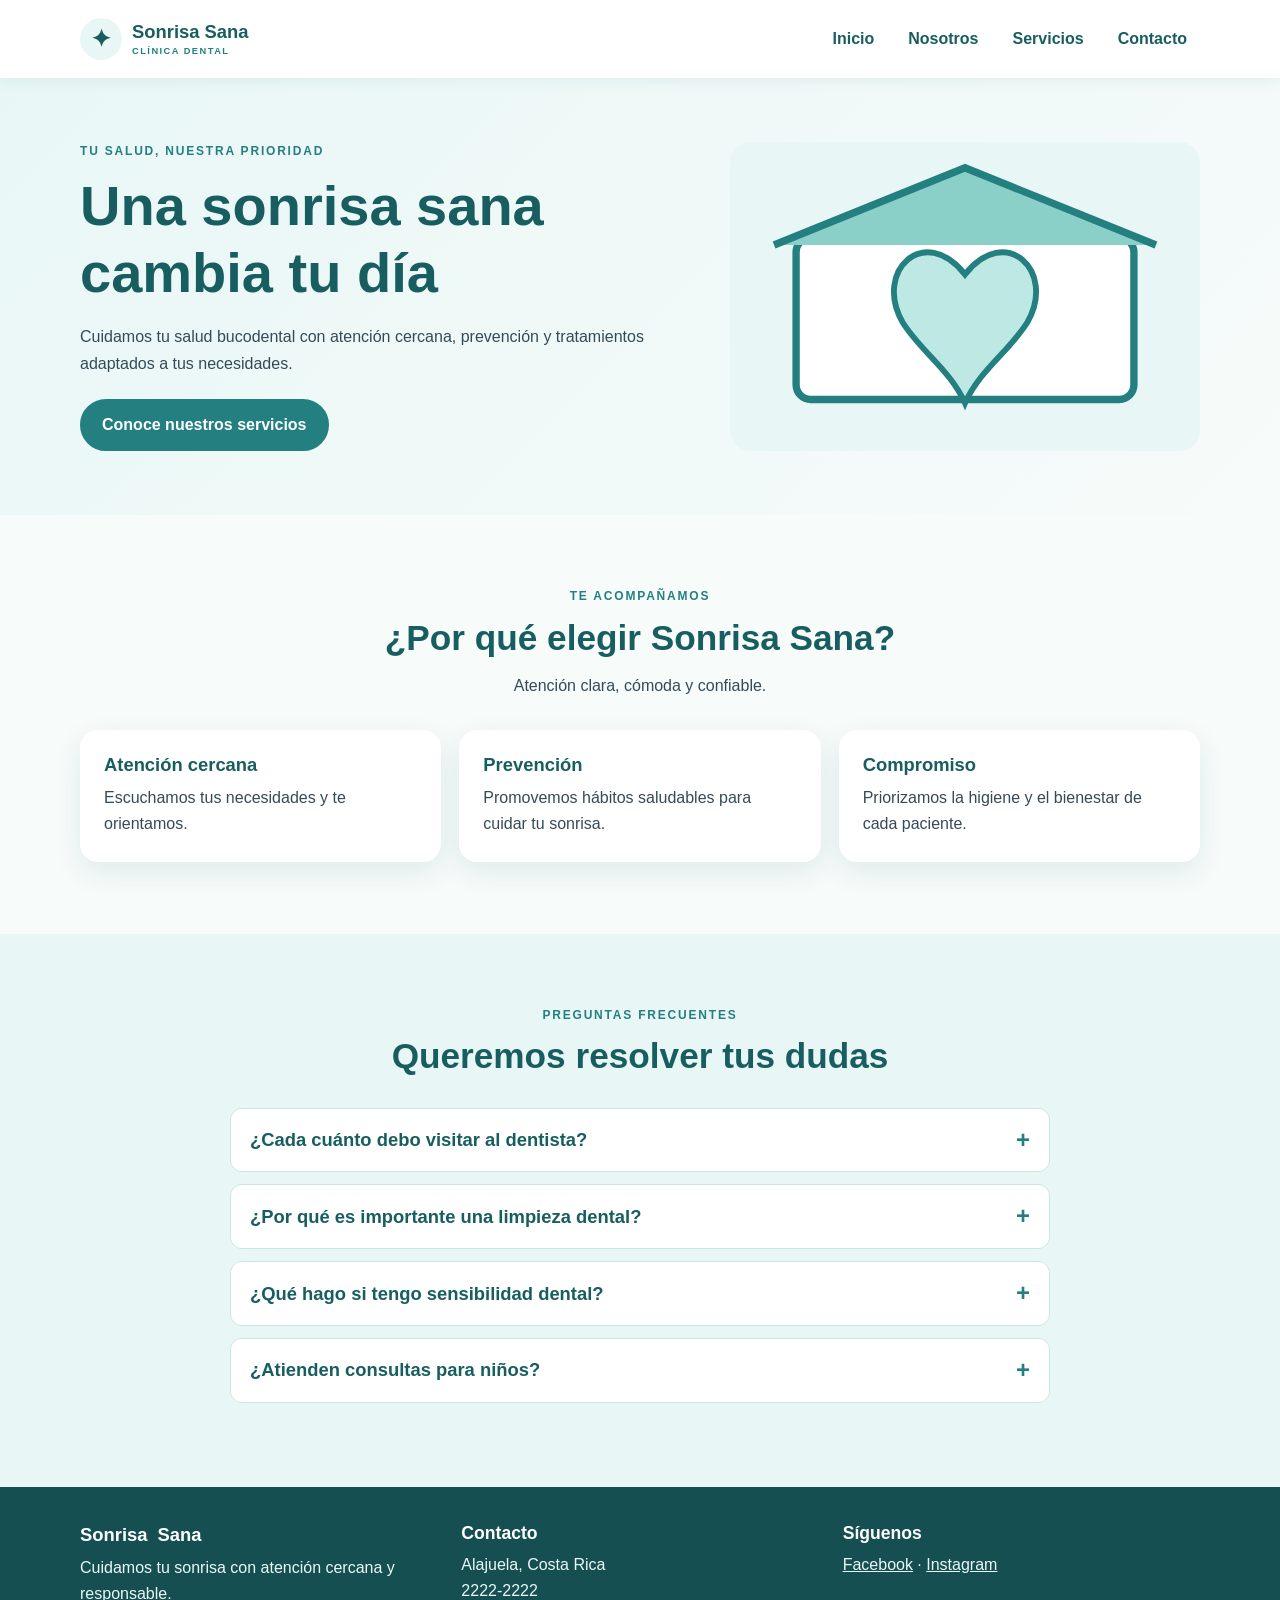
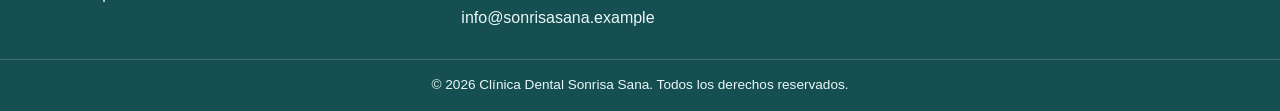
<file: index.html>
<!doctype html>
<html lang="es">
  <head>
    <meta charset="UTF-8" />
    <meta name="viewport" content="width=device-width, initial-scale=1.0" />
    <meta
      name="description"
      content="Clínica Dental Sonrisa Sana en Alajuela, Costa Rica."
    />
    <title>Inicio | Clínica Dental Sonrisa Sana</title>
    <link rel="stylesheet" href="css/estilos.css" />
  </head>
  <body>
    <header class="encabezado">
      <div class="contenedor barra-superior">
        <a class="logo" href="index.html"
          ><span class="logo-icono">✦</span
          ><span
            >Sonrisa <strong>Sana</strong><small>CLÍNICA DENTAL</small></span
          ></a
        ><button
          class="boton-menu"
          type="button"
          aria-label="Abrir menú"
          aria-expanded="false"
          aria-controls="menu-principal"
        >
          <span></span><span></span><span></span>
        </button>
        <nav
          class="menu-principal"
          id="menu-principal"
          aria-label="Menú principal"
        >
          <ul>
            <li><a href="index.html">Inicio</a></li>
            <li><a href="nosotros.html">Nosotros</a></li>
            <li><a href="servicios.html">Servicios</a></li>
            <li><a href="contacto.html">Contacto</a></li>
          </ul>
        </nav>
      </div>
    </header>
    <main>
      <section class="portada">
        <div class="contenedor portada-contenido">
          <div class="portada-texto">
            <p class="etiqueta">TU SALUD, NUESTRA PRIORIDAD</p>
            <h1>Una sonrisa sana cambia tu día</h1>
            <p>
              Cuidamos tu salud bucodental con atención cercana, prevención y
              tratamientos adaptados a tus necesidades.
            </p>
            <a class="boton" href="servicios.html">Conoce nuestros servicios</a>
          </div>
          <img
            class="imagen-portada"
            src="img/clinica.svg"
            alt="Ilustración de la Clínica Dental Sonrisa Sana"
          />
        </div>
      </section>
      <section class="seccion contenedor">
        <div class="encabezado-seccion">
          <p class="etiqueta">TE ACOMPAÑAMOS</p>
          <h2>¿Por qué elegir Sonrisa Sana?</h2>
          <p>Atención clara, cómoda y confiable.</p>
        </div>
        <div class="beneficios">
          <article>
            <h3>Atención cercana</h3>
            <p>Escuchamos tus necesidades y te orientamos.</p>
          </article>
          <article>
            <h3>Prevención</h3>
            <p>Promovemos hábitos saludables para cuidar tu sonrisa.</p>
          </article>
          <article>
            <h3>Compromiso</h3>
            <p>Priorizamos la higiene y el bienestar de cada paciente.</p>
          </article>
        </div>
      </section>
      <section class="seccion seccion-color">
        <div class="contenedor">
          <div class="encabezado-seccion">
            <p class="etiqueta">PREGUNTAS FRECUENTES</p>
            <h2>Queremos resolver tus dudas</h2>
          </div>
          <div class="accordion">
            <article class="accordion-item">
              <h3>
                <button
                  class="accordion-titulo"
                  type="button"
                  aria-expanded="false"
                >
                  ¿Cada cuánto debo visitar al dentista?<span aria-hidden="true"
                    >+</span
                  >
                </button>
              </h3>
              <div class="accordion-contenido">
                <p>
                  La frecuencia depende de las necesidades de cada persona. Se
                  recomiendan controles periódicos según la indicación del
                  profesional.
                </p>
              </div>
            </article>
            <article class="accordion-item">
              <h3>
                <button
                  class="accordion-titulo"
                  type="button"
                  aria-expanded="false"
                >
                  ¿Por qué es importante una limpieza dental?<span
                    aria-hidden="true"
                    >+</span
                  >
                </button>
              </h3>
              <div class="accordion-contenido">
                <p>
                  La limpieza profesional ayuda a retirar placa y sarro que no
                  siempre se eliminan con el cepillado diario.
                </p>
              </div>
            </article>
            <article class="accordion-item">
              <h3>
                <button
                  class="accordion-titulo"
                  type="button"
                  aria-expanded="false"
                >
                  ¿Qué hago si tengo sensibilidad dental?<span
                    aria-hidden="true"
                    >+</span
                  >
                </button>
              </h3>
              <div class="accordion-contenido">
                <p>
                  Solicita una valoración para identificar la causa y recibir
                  recomendaciones adecuadas. Evita automedicarte.
                </p>
              </div>
            </article>
            <article class="accordion-item">
              <h3>
                <button
                  class="accordion-titulo"
                  type="button"
                  aria-expanded="false"
                >
                  ¿Atienden consultas para niños?<span aria-hidden="true"
                    >+</span
                  >
                </button>
              </h3>
              <div class="accordion-contenido">
                <p>
                  La atención infantil debe adaptarse a la edad y necesidades de
                  cada niño. Contáctanos para consultar disponibilidad.
                </p>
              </div>
            </article>
          </div>
        </div>
      </section>
    </main>
    <footer class="pie-pagina">
      <div class="contenedor footer-contenido">
        <div>
          <a class="logo logo-footer" href="index.html"
            >Sonrisa <strong>Sana</strong></a
          >
          <p>Cuidamos tu sonrisa con atención cercana y responsable.</p>
        </div>
        <div>
          <h2>Contacto</h2>
          <p>Alajuela, Costa Rica</p>
          <p>2222-2222</p>
          <p>info@sonrisasana.example</p>
        </div>
        <div>
          <h2>Síguenos</h2>
          <p>
            <a href="https://www.facebook.com/">Facebook</a> ·
            <a href="https://www.instagram.com/">Instagram</a>
          </p>
        </div>
      </div>
      <p class="copyright">
        © 2026 Clínica Dental Sonrisa Sana. Todos los derechos reservados.
      </p>
    </footer>
    <script src="js/script.js" defer></script>
  </body>
</html>
</file>
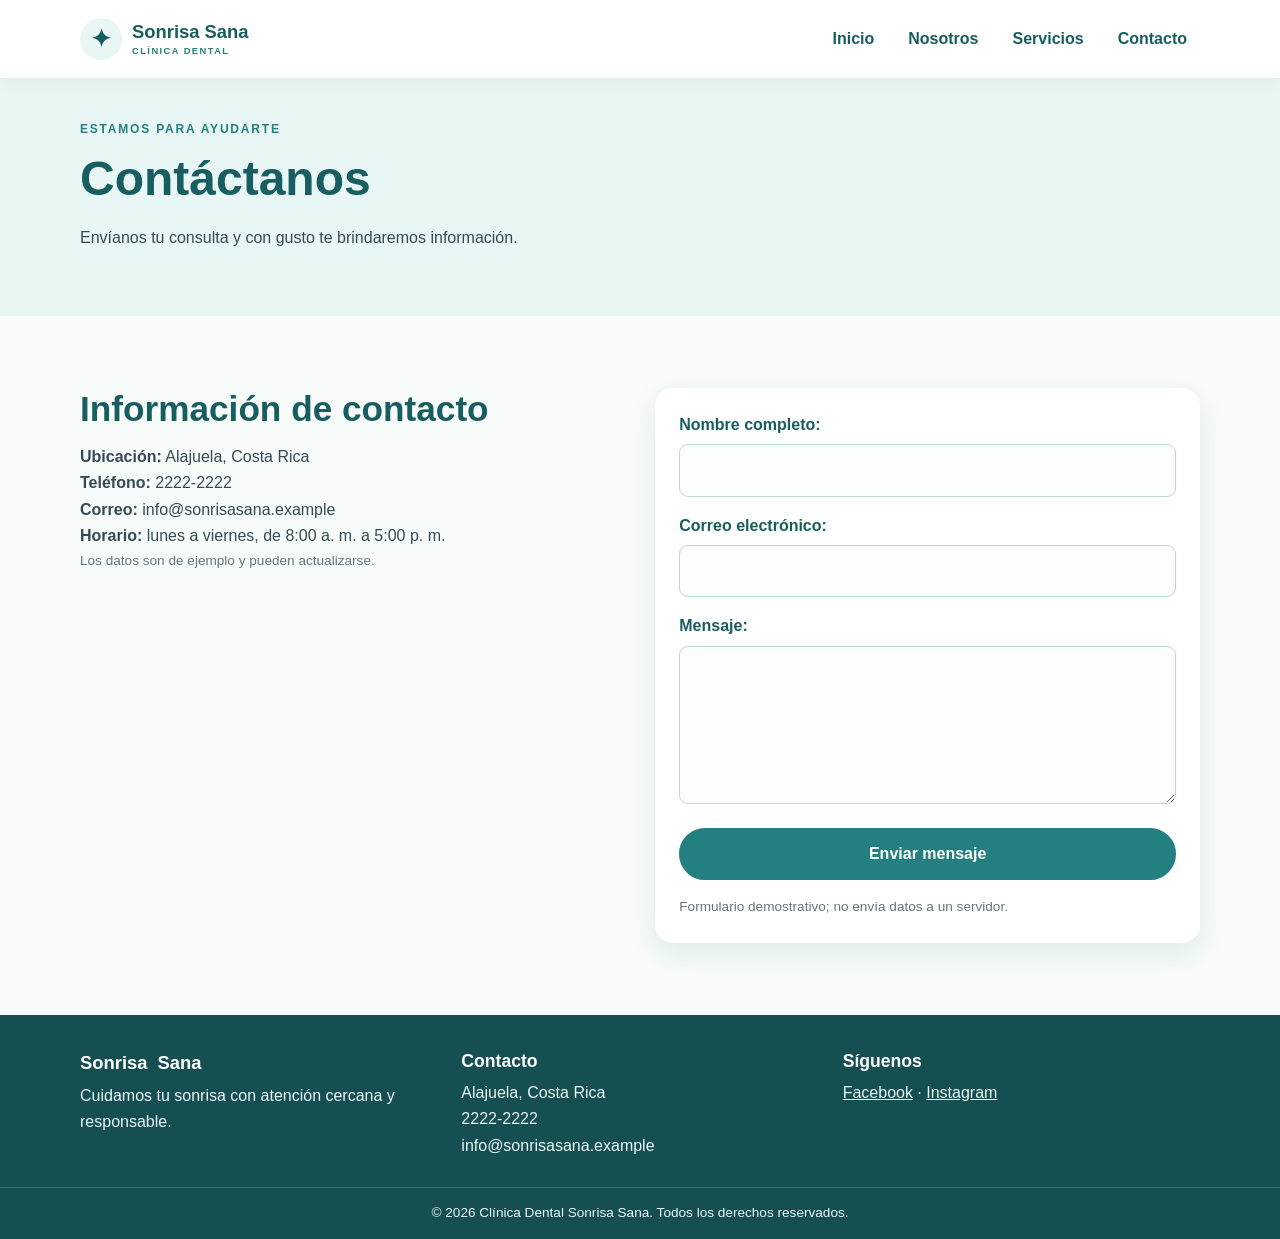
<file: contacto.html>
<!doctype html>
<html lang="es">
  <head>
    <meta charset="UTF-8" />
    <meta name="viewport" content="width=device-width, initial-scale=1.0" />
    <meta
      name="description"
      content="Clínica Dental Sonrisa Sana en Alajuela, Costa Rica."
    />
    <title>Contacto | Clínica Dental Sonrisa Sana</title>
    <link rel="stylesheet" href="css/estilos.css" />
  </head>
  <body>
    <header class="encabezado">
      <div class="contenedor barra-superior">
        <a class="logo" href="index.html"
          ><span class="logo-icono">✦</span
          ><span
            >Sonrisa <strong>Sana</strong><small>CLÍNICA DENTAL</small></span
          ></a
        ><button
          class="boton-menu"
          type="button"
          aria-label="Abrir menú"
          aria-expanded="false"
          aria-controls="menu-principal"
        >
          <span></span><span></span><span></span>
        </button>
        <nav
          class="menu-principal"
          id="menu-principal"
          aria-label="Menú principal"
        >
          <ul>
            <li><a href="index.html">Inicio</a></li>
            <li><a href="nosotros.html">Nosotros</a></li>
            <li><a href="servicios.html">Servicios</a></li>
            <li><a href="contacto.html">Contacto</a></li>
          </ul>
        </nav>
      </div>
    </header>
    <main>
      <section class="pagina-hero">
        <div class="contenedor">
          <p class="etiqueta">ESTAMOS PARA AYUDARTE</p>
          <h1>Contáctanos</h1>
          <p>Envíanos tu consulta y con gusto te brindaremos información.</p>
        </div>
      </section>
      <section class="seccion contenedor contacto-layout">
        <div>
          <h2>Información de contacto</h2>
          <p><strong>Ubicación:</strong> Alajuela, Costa Rica</p>
          <p><strong>Teléfono:</strong> 2222-2222</p>
          <p><strong>Correo:</strong> info@sonrisasana.example</p>
          <p>
            <strong>Horario:</strong> lunes a viernes, de 8:00 a. m. a 5:00 p.
            m.
          </p>
          <p class="nota">Los datos son de ejemplo y pueden actualizarse.</p>
        </div>
        <form action="#" method="post" class="formulario-contacto">
          <div>
            <label for="nombre">Nombre completo:</label
            ><input type="text" id="nombre" name="nombre" required />
          </div>
          <div>
            <label for="correo">Correo electrónico:</label
            ><input type="email" id="correo" name="correo" required />
          </div>
          <div>
            <label for="mensaje">Mensaje:</label
            ><textarea id="mensaje" name="mensaje" rows="5" required></textarea>
          </div>
          <button class="boton" type="submit">Enviar mensaje</button>
          <p class="nota">
            Formulario demostrativo; no envía datos a un servidor.
          </p>
        </form>
      </section>
    </main>
    <footer class="pie-pagina">
      <div class="contenedor footer-contenido">
        <div>
          <a class="logo logo-footer" href="index.html"
            >Sonrisa <strong>Sana</strong></a
          >
          <p>Cuidamos tu sonrisa con atención cercana y responsable.</p>
        </div>
        <div>
          <h2>Contacto</h2>
          <p>Alajuela, Costa Rica</p>
          <p>2222-2222</p>
          <p>info@sonrisasana.example</p>
        </div>
        <div>
          <h2>Síguenos</h2>
          <p>
            <a href="https://www.facebook.com/">Facebook</a> ·
            <a href="https://www.instagram.com/">Instagram</a>
          </p>
        </div>
      </div>
      <p class="copyright">
        © 2026 Clínica Dental Sonrisa Sana. Todos los derechos reservados.
      </p>
    </footer>
    <script src="js/script.js" defer></script>
  </body>
</html>
</file>
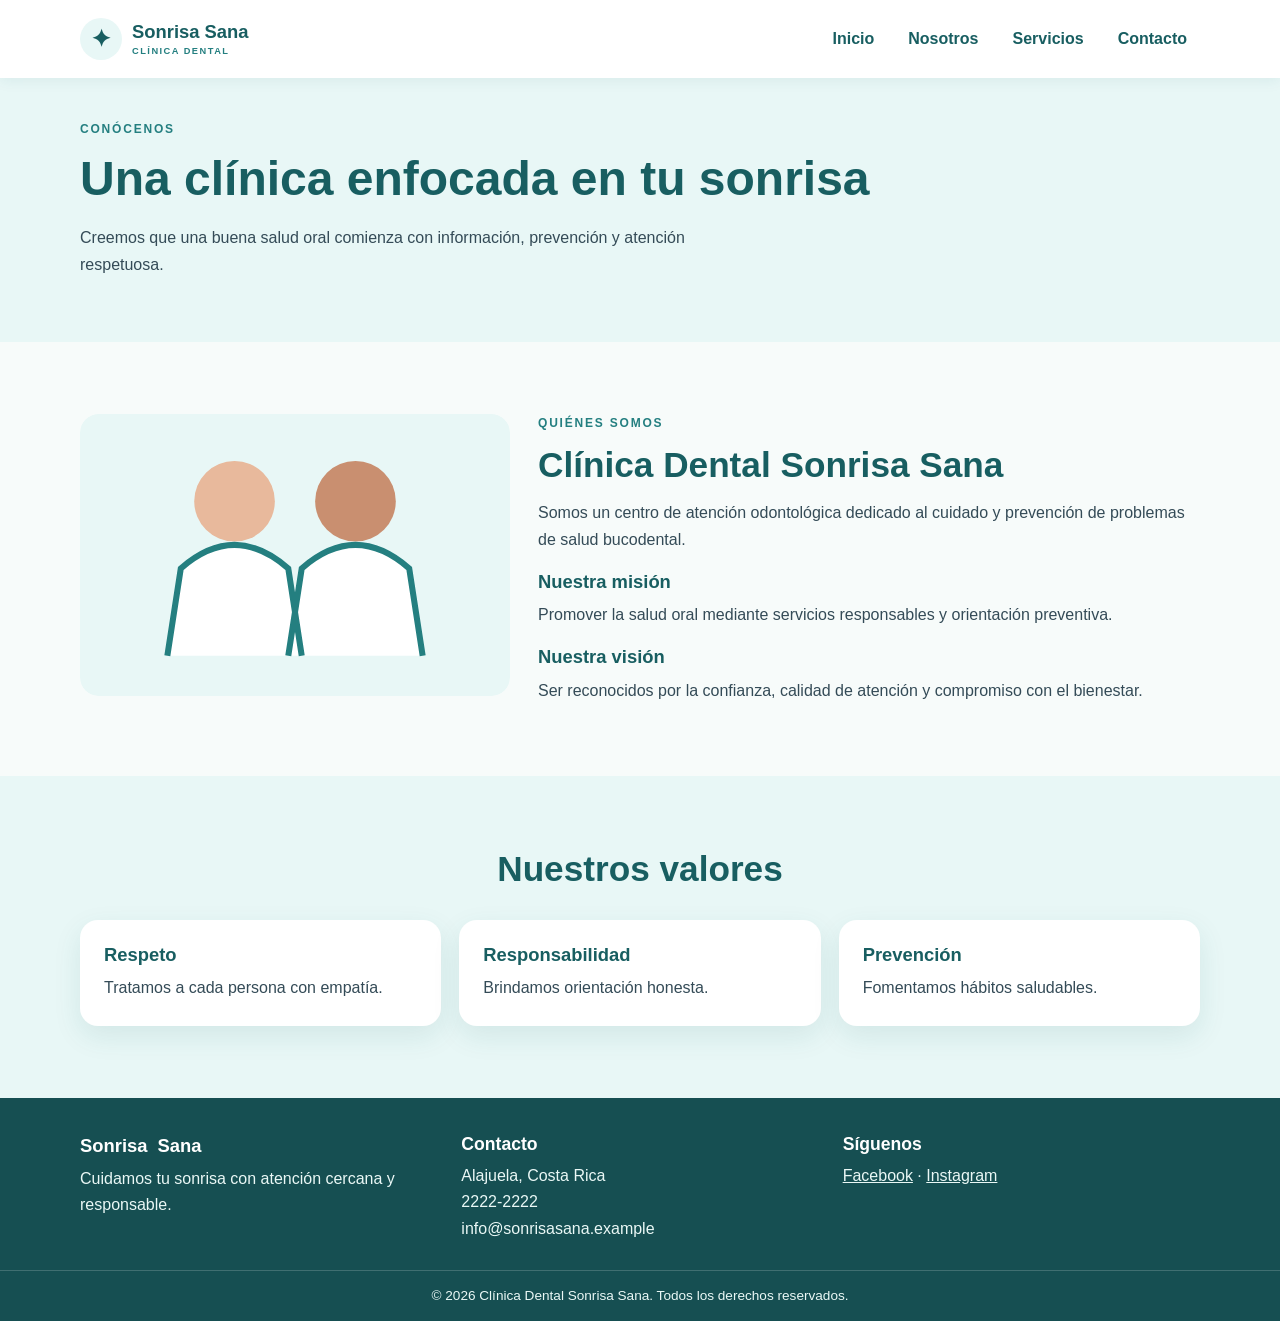
<file: nosotros.html>
<!doctype html>
<html lang="es">
  <head>
    <meta charset="UTF-8" />
    <meta name="viewport" content="width=device-width, initial-scale=1.0" />
    <meta
      name="description"
      content="Clínica Dental Sonrisa Sana en Alajuela, Costa Rica."
    />
    <title>Nosotros | Clínica Dental Sonrisa Sana</title>
    <link rel="stylesheet" href="css/estilos.css" />
  </head>
  <body>
    <header class="encabezado">
      <div class="contenedor barra-superior">
        <a class="logo" href="index.html"
          ><span class="logo-icono">✦</span
          ><span
            >Sonrisa <strong>Sana</strong><small>CLÍNICA DENTAL</small></span
          ></a
        ><button
          class="boton-menu"
          type="button"
          aria-label="Abrir menú"
          aria-expanded="false"
          aria-controls="menu-principal"
        >
          <span></span><span></span><span></span>
        </button>
        <nav
          class="menu-principal"
          id="menu-principal"
          aria-label="Menú principal"
        >
          <ul>
            <li><a href="index.html">Inicio</a></li>
            <li><a href="nosotros.html">Nosotros</a></li>
            <li><a href="servicios.html">Servicios</a></li>
            <li><a href="contacto.html">Contacto</a></li>
          </ul>
        </nav>
      </div>
    </header>
    <main>
      <section class="pagina-hero">
        <div class="contenedor">
          <p class="etiqueta">CONÓCENOS</p>
          <h1>Una clínica enfocada en tu sonrisa</h1>
          <p>
            Creemos que una buena salud oral comienza con información,
            prevención y atención respetuosa.
          </p>
        </div>
      </section>
      <section class="seccion contenedor dos-columnas">
        <img
          class="imagen-contenido"
          src="img/equipo.svg"
          alt="Ilustración de profesionales de odontología"
        />
        <div>
          <p class="etiqueta">QUIÉNES SOMOS</p>
          <h2>Clínica Dental Sonrisa Sana</h2>
          <p>
            Somos un centro de atención odontológica dedicado al cuidado y
            prevención de problemas de salud bucodental.
          </p>
          <h3>Nuestra misión</h3>
          <p>
            Promover la salud oral mediante servicios responsables y orientación
            preventiva.
          </p>
          <h3>Nuestra visión</h3>
          <p>
            Ser reconocidos por la confianza, calidad de atención y compromiso
            con el bienestar.
          </p>
        </div>
      </section>
      <section class="seccion seccion-color">
        <div class="contenedor">
          <div class="encabezado-seccion"><h2>Nuestros valores</h2></div>
          <div class="beneficios">
            <article>
              <h3>Respeto</h3>
              <p>Tratamos a cada persona con empatía.</p>
            </article>
            <article>
              <h3>Responsabilidad</h3>
              <p>Brindamos orientación honesta.</p>
            </article>
            <article>
              <h3>Prevención</h3>
              <p>Fomentamos hábitos saludables.</p>
            </article>
          </div>
        </div>
      </section>
    </main>
    <footer class="pie-pagina">
      <div class="contenedor footer-contenido">
        <div>
          <a class="logo logo-footer" href="index.html"
            >Sonrisa <strong>Sana</strong></a
          >
          <p>Cuidamos tu sonrisa con atención cercana y responsable.</p>
        </div>
        <div>
          <h2>Contacto</h2>
          <p>Alajuela, Costa Rica</p>
          <p>2222-2222</p>
          <p>info@sonrisasana.example</p>
        </div>
        <div>
          <h2>Síguenos</h2>
          <p>
            <a href="https://www.facebook.com/">Facebook</a> ·
            <a href="https://www.instagram.com/">Instagram</a>
          </p>
        </div>
      </div>
      <p class="copyright">
        © 2026 Clínica Dental Sonrisa Sana. Todos los derechos reservados.
      </p>
    </footer>
    <script src="js/script.js" defer></script>
  </body>
</html>
</file>
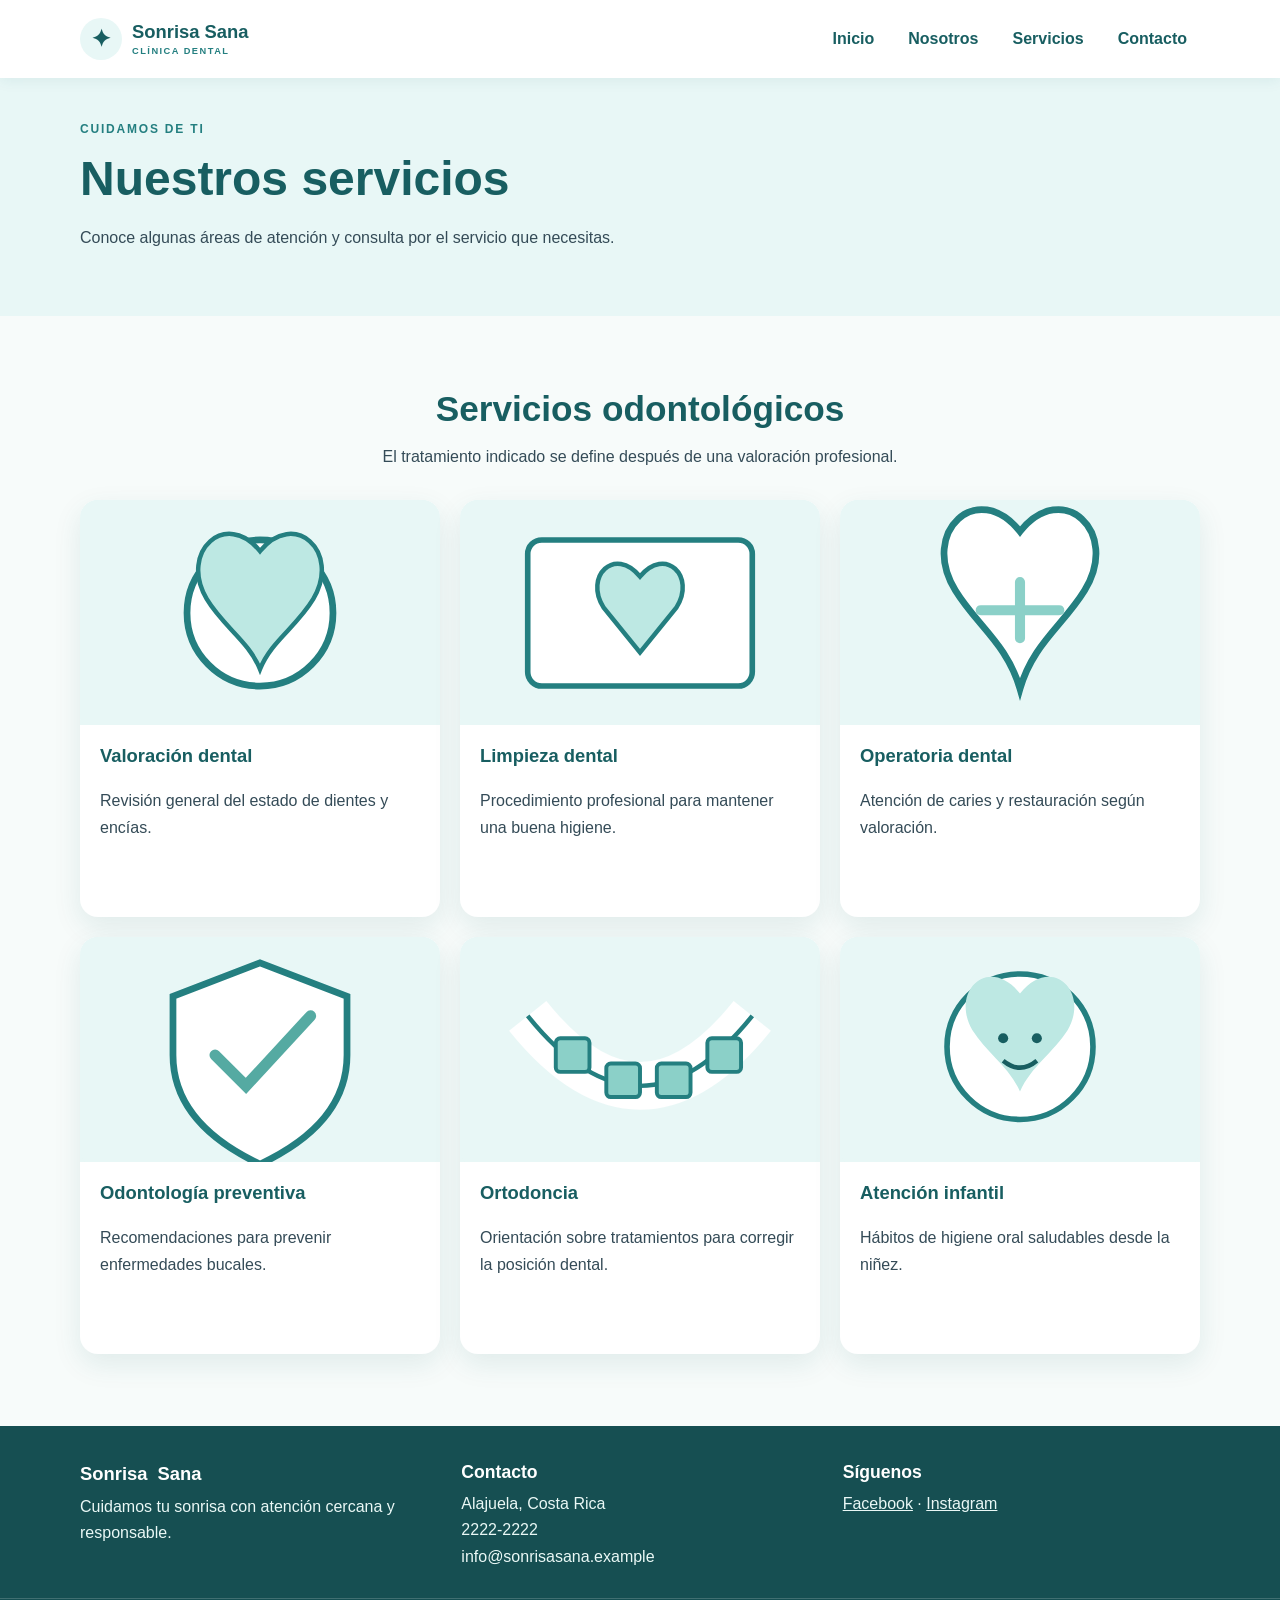
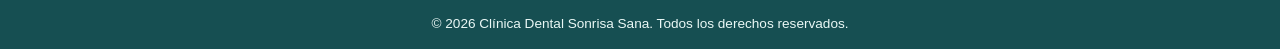
<file: servicios.html>
<!doctype html>
<html lang="es">
  <head>
    <meta charset="UTF-8" />
    <meta name="viewport" content="width=device-width, initial-scale=1.0" />
    <meta
      name="description"
      content="Clínica Dental Sonrisa Sana en Alajuela, Costa Rica."
    />
    <title>Servicios | Clínica Dental Sonrisa Sana</title>
    <link rel="stylesheet" href="css/estilos.css" />
  </head>
  <body>
    <header class="encabezado">
      <div class="contenedor barra-superior">
        <a class="logo" href="index.html"
          ><span class="logo-icono">✦</span
          ><span
            >Sonrisa <strong>Sana</strong><small>CLÍNICA DENTAL</small></span
          ></a
        ><button
          class="boton-menu"
          type="button"
          aria-label="Abrir menú"
          aria-expanded="false"
          aria-controls="menu-principal"
        >
          <span></span><span></span><span></span>
        </button>
        <nav
          class="menu-principal"
          id="menu-principal"
          aria-label="Menú principal"
        >
          <ul>
            <li><a href="index.html">Inicio</a></li>
            <li><a href="nosotros.html">Nosotros</a></li>
            <li><a href="servicios.html">Servicios</a></li>
            <li><a href="contacto.html">Contacto</a></li>
          </ul>
        </nav>
      </div>
    </header>
    <main>
      <section class="pagina-hero">
        <div class="contenedor">
          <p class="etiqueta">CUIDAMOS DE TI</p>
          <h1>Nuestros servicios</h1>
          <p>
            Conoce algunas áreas de atención y consulta por el servicio que
            necesitas.
          </p>
        </div>
      </section>
      <section class="seccion contenedor">
        <div class="encabezado-seccion">
          <h2>Servicios odontológicos</h2>
          <p>
            El tratamiento indicado se define después de una valoración
            profesional.
          </p>
        </div>
        <div class="cards">
          <article class="card">
            <img
              src="img/valoracion.svg"
              alt="Ilustración relacionada con valoración dental"
            />
            <div class="card-contenido">
              <h3>Valoración dental</h3>
              <p>Revisión general del estado de dientes y encías.</p>
              <a class="boton boton-secundario" href="contacto.html"
                >Consultar</a
              >
            </div>
          </article>
          <article class="card">
            <img
              src="img/limpieza.svg"
              alt="Ilustración relacionada con limpieza dental"
            />
            <div class="card-contenido">
              <h3>Limpieza dental</h3>
              <p>Procedimiento profesional para mantener una buena higiene.</p>
              <a class="boton boton-secundario" href="contacto.html"
                >Consultar</a
              >
            </div>
          </article>
          <article class="card">
            <img
              src="img/restauracion.svg"
              alt="Ilustración relacionada con operatoria dental"
            />
            <div class="card-contenido">
              <h3>Operatoria dental</h3>
              <p>Atención de caries y restauración según valoración.</p>
              <a class="boton boton-secundario" href="contacto.html"
                >Consultar</a
              >
            </div>
          </article>
          <article class="card">
            <img
              src="img/prevencion.svg"
              alt="Ilustración relacionada con odontología preventiva"
            />
            <div class="card-contenido">
              <h3>Odontología preventiva</h3>
              <p>Recomendaciones para prevenir enfermedades bucales.</p>
              <a class="boton boton-secundario" href="contacto.html"
                >Consultar</a
              >
            </div>
          </article>
          <article class="card">
            <img
              src="img/ortodoncia.svg"
              alt="Ilustración relacionada con ortodoncia"
            />
            <div class="card-contenido">
              <h3>Ortodoncia</h3>
              <p>
                Orientación sobre tratamientos para corregir la posición dental.
              </p>
              <a class="boton boton-secundario" href="contacto.html"
                >Consultar</a
              >
            </div>
          </article>
          <article class="card">
            <img
              src="img/odontopediatria.svg"
              alt="Ilustración relacionada con atención infantil"
            />
            <div class="card-contenido">
              <h3>Atención infantil</h3>
              <p>Hábitos de higiene oral saludables desde la niñez.</p>
              <a class="boton boton-secundario" href="contacto.html"
                >Consultar</a
              >
            </div>
          </article>
        </div>
      </section>
    </main>
    <footer class="pie-pagina">
      <div class="contenedor footer-contenido">
        <div>
          <a class="logo logo-footer" href="index.html"
            >Sonrisa <strong>Sana</strong></a
          >
          <p>Cuidamos tu sonrisa con atención cercana y responsable.</p>
        </div>
        <div>
          <h2>Contacto</h2>
          <p>Alajuela, Costa Rica</p>
          <p>2222-2222</p>
          <p>info@sonrisasana.example</p>
        </div>
        <div>
          <h2>Síguenos</h2>
          <p>
            <a href="https://www.facebook.com/">Facebook</a> ·
            <a href="https://www.instagram.com/">Instagram</a>
          </p>
        </div>
      </div>
      <p class="copyright">
        © 2026 Clínica Dental Sonrisa Sana. Todos los derechos reservados.
      </p>
    </footer>
    <script src="js/script.js" defer></script>
  </body>
</html>
</file>
<file: css/estilos.css>
*,
:before,
:after {
  box-sizing: border-box;
}
html {
  scroll-behavior: smooth;
}
body,
h1,
h2,
h3,
p,
ul {
  margin: 0;
}
img {
  display: block;
  max-width: 100%;
}
button,
input,
textarea {
  font: inherit;
}
:root {
  --principal: #247f80;
  --oscuro: #185e61;
  --acento: #8bd0c8;
  --fondo: #f7fbfa;
  --suave: #e8f7f6;
  --texto: #344b57;
  --blanco: #fff;
  --ancho: 1120px;
  --radio: 18px;
  --sombra: 0 10px 28px rgba(24, 94, 97, 0.1);
}
body {
  font-family: Arial, Helvetica, sans-serif;
  line-height: 1.65;
  color: var(--texto);
  background: var(--fondo);
}
a {
  color: var(--principal);
}
.contenedor {
  width: min(100% - 32px, var(--ancho));
  margin-inline: auto;
}
.encabezado {
  position: relative;
  z-index: 10;
  background: var(--blanco);
  box-shadow: 0 2px 14px rgba(24, 94, 97, 0.08);
}
.barra-superior {
  min-height: 78px;
  display: flex;
  align-items: center;
  justify-content: space-between;
  gap: 18px;
}
.logo {
  display: inline-flex;
  align-items: center;
  gap: 10px;
  color: var(--oscuro);
  text-decoration: none;
  font-size: 1.15rem;
  font-weight: bold;
  line-height: 1.15;
}
.logo small {
  display: block;
  margin-top: 4px;
  color: var(--principal);
  font-size: 0.58rem;
  letter-spacing: 0.16em;
}
.logo-icono {
  display: grid;
  place-items: center;
  width: 42px;
  height: 42px;
  border-radius: 50%;
  background: var(--suave);
  font-size: 1.5rem;
}
.boton-menu {
  display: flex;
  flex-direction: column;
  justify-content: center;
  gap: 6px;
  width: 46px;
  height: 46px;
  padding: 10px;
  border: 0;
  border-radius: 10px;
  background: var(--suave);
  cursor: pointer;
}
.boton-menu span {
  width: 100%;
  height: 3px;
  border-radius: 4px;
  background: var(--oscuro);
  transition:
    transform 0.25s,
    opacity 0.25s;
}
.boton-menu.activo span:first-child {
  transform: translateY(9px) rotate(45deg);
}
.boton-menu.activo span:nth-child(2) {
  opacity: 0;
}
.boton-menu.activo span:last-child {
  transform: translateY(-9px) rotate(-45deg);
}
.menu-principal {
  display: none;
  position: absolute;
  top: 78px;
  left: 0;
  width: 100%;
  padding: 12px 16px 20px;
  background: var(--blanco);
  box-shadow: var(--sombra);
}
.menu-principal.abierto {
  display: block;
}
.menu-principal ul {
  display: flex;
  flex-direction: column;
  gap: 4px;
  padding: 0;
  list-style: none;
}
.menu-principal a {
  display: block;
  padding: 11px 14px;
  border-radius: 9px;
  color: var(--oscuro);
  font-weight: bold;
  text-decoration: none;
}
.menu-principal a:hover,
.menu-principal a:focus {
  background: var(--suave);
}
.portada {
  padding: 52px 0;
  background: linear-gradient(135deg, var(--suave), var(--fondo));
}
.portada-contenido {
  display: flex;
  flex-direction: column;
  align-items: center;
  gap: 30px;
}
.portada-texto {
  flex: 1;
}
.etiqueta {
  margin-bottom: 10px;
  color: var(--principal);
  font-size: 0.75rem;
  font-weight: 800;
  letter-spacing: 0.15em;
}
h1,
h2,
h3 {
  color: var(--oscuro);
  line-height: 1.2;
}
h1 {
  margin-bottom: 18px;
  font-size: clamp(2rem, 8vw, 3.5rem);
}
h2 {
  margin-bottom: 14px;
  font-size: clamp(1.55rem, 5vw, 2.2rem);
}
h3 {
  margin-bottom: 9px;
  font-size: 1.15rem;
}
.portada-texto > p:not(.etiqueta),
.pagina-hero p:not(.etiqueta) {
  max-width: 620px;
  margin-bottom: 22px;
}
.imagen-portada {
  width: 100%;
  max-width: 470px;
  border-radius: var(--radio);
}
.boton {
  display: inline-flex;
  align-items: center;
  justify-content: center;
  min-height: 46px;
  padding: 11px 20px;
  border: 2px solid var(--principal);
  border-radius: 999px;
  color: var(--blanco);
  background: var(--principal);
  font-weight: bold;
  text-decoration: none;
  cursor: pointer;
  transition:
    transform 0.2s,
    background 0.2s;
}
.boton:hover {
  transform: translateY(-2px);
  background: var(--oscuro);
}
.boton-secundario {
  min-height: 40px;
  padding: 8px 17px;
  color: var(--principal);
  background: transparent;
  font-size: 0.9rem;
}
.boton-secundario:hover {
  color: var(--blanco);
}
.seccion {
  padding-block: 52px;
}
.seccion-color {
  background: var(--suave);
}
.encabezado-seccion {
  max-width: 680px;
  margin: 0 auto 30px;
  text-align: center;
}
.encabezado-seccion p:not(.etiqueta) {
  margin-top: 8px;
}
.beneficios {
  display: flex;
  flex-wrap: wrap;
  gap: 18px;
}
.beneficios article {
  flex: 1 1 220px;
  padding: 24px;
  border-radius: var(--radio);
  background: var(--blanco);
  box-shadow: var(--sombra);
}
.pagina-hero {
  padding: 42px 0;
  background: var(--suave);
}
.pagina-hero h1 {
  font-size: clamp(2rem, 7vw, 3rem);
}
.dos-columnas {
  display: flex;
  flex-direction: column;
  gap: 28px;
  align-items: center;
}
.imagen-contenido {
  width: 100%;
  max-width: 430px;
  border-radius: var(--radio);
}
.dos-columnas h3 {
  margin-top: 18px;
}
.cards {
  display: flex;
  flex-wrap: wrap;
  gap: 20px;
}
.card {
  flex: 1 1 100%;
  min-width: 0;
  overflow: hidden;
  border-radius: var(--radio);
  background: var(--blanco);
  box-shadow: var(--sombra);
  transition:
    transform 0.25s,
    box-shadow 0.25s;
}
.card:hover {
  transform: translateY(-5px);
  box-shadow: 0 16px 32px rgba(24, 94, 97, 0.16);
}
.card img {
  width: 100%;
  aspect-ratio: 16/10;
  object-fit: cover;
  background: var(--suave);
}
.card-contenido {
  display: flex;
  flex-direction: column;
  align-items: flex-start;
  gap: 12px;
  padding: 20px;
  height: calc(100% - 1px);
}
.card-contenido p {
  flex-grow: 1;
}
.accordion {
  max-width: 820px;
  margin-inline: auto;
}
.accordion-item {
  margin-bottom: 12px;
  overflow: hidden;
  border: 1px solid #c8e5e1;
  border-radius: 12px;
  background: var(--blanco);
}
.accordion-item h3 {
  margin: 0;
}
.accordion-titulo {
  display: flex;
  align-items: center;
  justify-content: space-between;
  gap: 16px;
  width: 100%;
  padding: 17px 19px;
  border: 0;
  color: var(--oscuro);
  background: var(--blanco);
  text-align: left;
  font-weight: bold;
  cursor: pointer;
}
.accordion-titulo span {
  color: var(--principal);
  font-size: 1.5rem;
}
.accordion-contenido {
  display: none;
  padding: 0 19px 18px;
}
.accordion-item.activo .accordion-contenido {
  display: block;
}
.accordion-item.activo .accordion-titulo {
  color: var(--principal);
}
.contacto-layout {
  display: flex;
  flex-direction: column;
  gap: 32px;
}
.formulario-contacto {
  display: grid;
  gap: 16px;
  width: 100%;
  padding: 24px;
  border-radius: var(--radio);
  background: var(--blanco);
  box-shadow: var(--sombra);
}
.formulario-contacto label {
  display: block;
  margin-bottom: 6px;
  color: var(--oscuro);
  font-weight: bold;
}
.formulario-contacto input,
.formulario-contacto textarea {
  width: 100%;
  padding: 12px;
  border: 1px solid #b8d8d4;
  border-radius: 9px;
  color: var(--texto);
  background: #fcfefe;
}
.formulario-contacto input:focus,
.formulario-contacto textarea:focus {
  outline: 2px solid var(--acento);
  border-color: var(--principal);
}
.nota {
  color: #63777d;
  font-size: 0.85rem;
}
.pie-pagina {
  padding-top: 36px;
  color: #eaf8f6;
  background: #164f52;
}
.footer-contenido {
  display: flex;
  flex-direction: column;
  gap: 24px;
  padding-bottom: 28px;
}
.pie-pagina h2,
.pie-pagina .logo {
  color: var(--blanco);
}
.pie-pagina h2 {
  margin-bottom: 8px;
  font-size: 1.1rem;
}
.pie-pagina a {
  color: #eaf8f6;
}
.logo-footer {
  margin-bottom: 10px;
}
.copyright {
  padding: 14px 16px;
  border-top: 1px solid rgba(255, 255, 255, 0.18);
  text-align: center;
  font-size: 0.85rem;
}
@media (min-width: 501px) {
  .contenedor {
    width: min(100% - 48px, var(--ancho));
  }
  .portada {
    padding-block: 64px;
  }
  .beneficios article {
    flex-basis: 45%;
  }
  .card {
    flex-basis: calc(50% - 10px);
  }
  .footer-contenido {
    flex-direction: row;
    flex-wrap: wrap;
    justify-content: space-between;
  }
  .footer-contenido > div {
    flex: 1 1 180px;
  }
}
@media (min-width: 701px) {
  .contenedor {
    width: min(100% - 64px, var(--ancho));
  }
  .portada-contenido {
    flex-direction: row;
    justify-content: space-between;
  }
  .portada-texto {
    flex-basis: 52%;
  }
  .imagen-portada {
    flex-basis: 42%;
  }
  .dos-columnas {
    flex-direction: row;
    align-items: flex-start;
  }
  .dos-columnas > * {
    flex: 1 1 50%;
  }
  .card {
    flex-basis: calc(50% - 10px);
  }
  .contacto-layout {
    flex-direction: row;
    align-items: flex-start;
  }
  .contacto-layout > * {
    flex: 1 1 50%;
  }
}
@media (min-width: 991px) {
  .boton-menu {
    display: none;
  }
  .menu-principal {
    display: block;
    position: static;
    width: auto;
    padding: 0;
    background: transparent;
    box-shadow: none;
  }
  .menu-principal ul {
    flex-direction: row;
    align-items: center;
    gap: 8px;
  }
  .menu-principal a {
    padding: 10px 13px;
  }
  .card {
    flex-basis: calc((100% - 40px) / 3);
  }
  .beneficios article {
    flex-basis: calc((100% - 36px) / 3);
  }
  .seccion {
    padding-block: 72px;
  }
}
</file>
